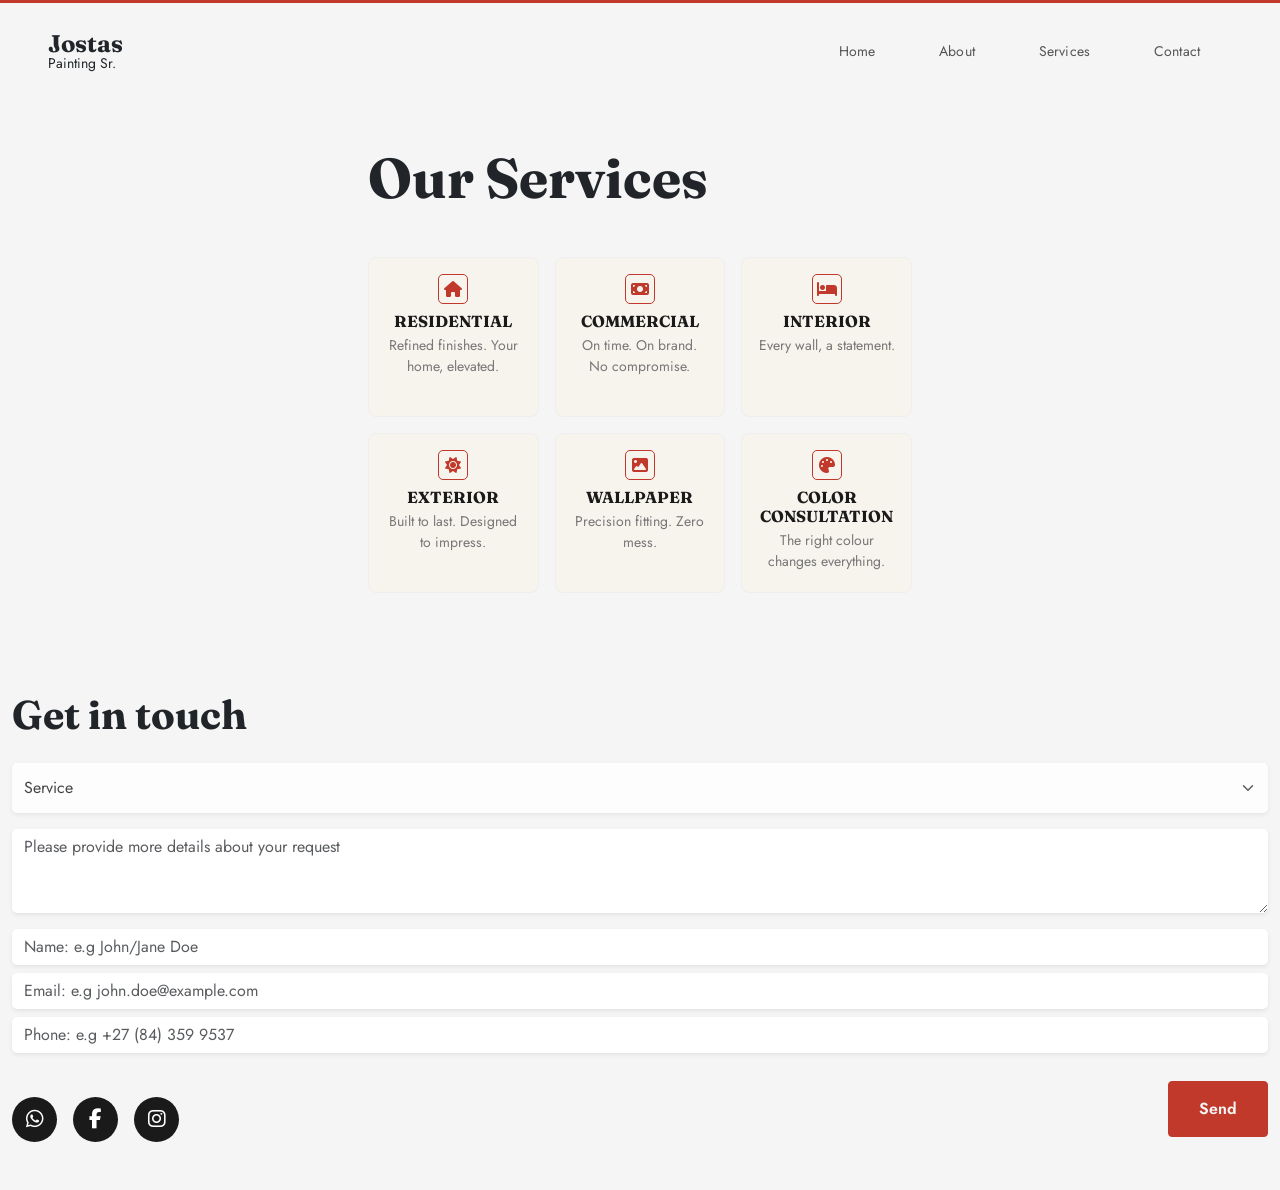
<file: services.html>
<!DOCTYPE html>
<html lang="en">
<head>
    <meta charset="UTF-8">
    <meta name="viewport" content="width=device-width, initial-scale=1.0">
    <title>Document</title>
    <link href="https://cdn.jsdelivr.net/npm/bootstrap@5.3.3/dist/css/bootstrap.min.css" rel="stylesheet">
<link rel="stylesheet" href="https://cdnjs.cloudflare.com/ajax/libs/font-awesome/6.5.0/css/all.min.css">
<link rel="stylesheet" href="assets/css/styles.css">
<link rel="preconnect" href="https://fonts.googleapis.com">
<link rel="preconnect" href="https://fonts.gstatic.com" crossorigin>
<link href="https://fonts.googleapis.com/css2?family=Fraunces:ital,opsz,wght@0,9..144,100..900;1,9..144,100..900&display=swap" rel="stylesheet">
</head>
<body>
     <nav class="navbar navbar-expand-lg bg-light p-4 px-5">
    <div class="container-fluid px-0">
        <a class="navbar-brand text-dark jostas-logo" href="#">
            Jostas <span>Painting Sr.</span>
        </a>
        <button class="navbar-toggler" type="button" data-bs-toggle="collapse" data-bs-target="#navbarNavAltMarkup" aria-controls="navbarNavAltMarkup" aria-expanded="false" aria-label="Toggle navigation">
            <span class="navbar-toggler-icon"></span>
        </button>
        <div class="collapse navbar-collapse justify-content-end" id="navbarNavAltMarkup">
            <div class="navbar-nav">
                <a class="nav-link text-dark mx-3 opacity-75" href="index.html">Home</a>
                <a class="nav-link text-dark mx-3 opacity-75" href="about.html">About</a>
                <a class="nav-link text-dark mx-3 opacity-75" aria-current="page"  href="services.html">Services</a>
                <a class="nav-link text-dark mx-3 opacity-75" href="services.html#contact">Contact</a>
            </div>
        </div>
    </div>
</nav>
<div class="container-fluid py-5 page-content-container">
    <div class="row justify-content-center">
        <div class="col-lg-8 col-xl-6 px-5">
            
            <h1 class="display-3 fw-bold text-dark mb-5">Our Services</h1>
            <div class="row g-3"> 
            
                <div class="col-6 col-md-4">
                    <div class="service-block text-center p-3 rounded-3" style="background-color: #f7f3ed; border: 1px solid #eee;">
                        <div class="icon-placeholder mb-2"><i class="fa-solid fa-house"></i></div>
                        <h6 class="fw-bold text-uppercase mb-1">Residential</h6>
                        <small class="text-secondary d-block">Refined finishes. Your home, elevated.</small>
                    </div>
                </div>
                
                <div class="col-6 col-md-4">
                    <div class="service-block text-center p-3 rounded-3" style="background-color: #f7f3ed; border: 1px solid #eee;">
                        <div class="icon-placeholder mb-2"><i class="fa-solid fa-money-bill"></i></div>
                        <h6 class="fw-bold text-uppercase mb-1">Commercial</h6>
                        <small class="text-secondary d-block">On time. On brand. No compromise.</small>
                    </div>
                </div>
                
                <div class="col-6 col-md-4">
                    <div class="service-block text-center p-3 rounded-3" style="background-color: #f7f3ed; border: 1px solid #eee;">
                        <div class="icon-placeholder mb-2"><i class="fa-solid fa-bed"></i></div>
                        <h6 class="fw-bold text-uppercase mb-1">Interior</h6>
                        <small class="text-secondary d-block">Every wall, a statement.</small>
                    </div>
                </div>

                <div class="col-6 col-md-4">
                    <div class="service-block text-center p-3 rounded-3" style="background-color: #f7f3ed; border: 1px solid #eee;">
                        <div class="icon-placeholder mb-2"><i class="fa-solid fa-sun"></i></div>
                        <h6 class="fw-bold text-uppercase mb-1">Exterior</h6>
                        <small class="text-secondary d-block">Built to last. Designed to impress.</small>
                    </div>
                </div>

                <div class="col-6 col-md-4">
                    <div class="service-block text-center p-3 rounded-3" style="background-color: #f7f3ed; border: 1px solid #eee;">
                        <div class="icon-placeholder mb-2"><i class="fa-solid fa-image"></i></div>
                        <h6 class="fw-bold text-uppercase mb-1">Wallpaper</h6>
                        <small class="text-secondary d-block">Precision fitting. Zero mess.</small>
                    </div>
                </div>

                <div class="col-6 col-md-4">
                    <div class="service-block text-center p-3 rounded-3" style="background-color: #f7f3ed; border: 1px solid #eee;">
                        <div class="icon-placeholder mb-2"><i class="fa-solid fa-palette"></i></div>
                        <h6 class="fw-bold text-uppercase mb-1">Color Consultation</h6>
                        <small class="text-secondary d-block">The right colour changes everything.</small>
                    </div>
                </div>
            </div> 
            </div> <hr class="my-5" style="border-top: 2px solid #eee;">

            <h2 class="display-6 fw-bold text-dark mb-4">Get in touch</h2>

            <form>
                <div class="form-group mb-3">
                    <select class="form-select border-0 bg-white shadow-sm" style="height: 50px; color: var(--bs-dark); opacity: 0.8;">
                        <option selected>Service</option>
                        <option>Residential</option>
                        <option>Commercial</option>
                        <option>Color Consultation</option>
                    </select>
                </div>
                
                <div class="form-group mb-3">
                    <textarea class="form-control border-0 bg-white shadow-sm" rows="3" placeholder="Please provide more details about your request"></textarea>
                </div>

                <div class="contact-details-list mb-4" id="contact">
                    <input type="text" class="form-control mb-2 border-0 bg-white shadow-sm" placeholder="Name: e.g John/Jane Doe">
                    <input type="email" class="form-control mb-2 border-0 bg-white shadow-sm" placeholder="Email: e.g john.doe@example.com">
                    <input type="tel" class="form-control mb-2 border-0 bg-white shadow-sm" placeholder="Phone: e.g +27 (84) 359 9537">
                </div>

                <div class="d-flex justify-content-between align-items-center">
                    <div class="social-links d-flex gap-3">
                    <a href="https://wa.me/1234567890" target="_blank" class="social-btn">
    <i class="fab fa-whatsapp"></i>
  </a>
  <a href="https://www.facebook.com/Jostas Painting" target="_blank" class="social-btn">
    <i class="fab fa-facebook-f"></i>
  </a>
  <a href="https://www.instagram.com/TheRealJostasPainting" target="_blank" class="social-btn">
    <i class="fab fa-instagram"></i>
  </a>
                        
                    </div>
                    <button type="submit" class="btn cta-button-custom rounded-1" style="width: 100px;">Send</button>
                </div>
            </form>

        </div>
    </div>
</div>
</body>
</html>
</file>
<file: assets/css/styles.css>
@import url('https://fonts.googleapis.com/css2?family=Fraunces:opsz,wght@9..144,400;9..144,700&family=Jost:wght@300;400;500&display=swap');

/* ─── Variables ─────────────────────────────────────────── */
:root {
    --bs-dark: #1a1a1a;
    --bs-light: #f5f5f5;
    --color-hero-bg: #2a2a2a;
    --color-cta: #c0392b;
}

html{
    scroll-behavior: smooth;
    overscroll-behavior: none;
}

/* ─── Base ───────────────────────────────────────────────── */
body {
    font-family: 'Jost', sans-serif;
    background-color: var(--bs-light);
    color: var(--bs-dark);
}

h1, h2, h3, h4, h5, h6, .display-3, .display-6 {
    font-family: 'Fraunces', serif;
}

.display-3 { font-size: 3.5rem; line-height: 1.1; }
.display-6 { font-size: 2.5rem; }
.fw-normal  { font-weight: 400 !important; }
.text-secondary { color: #777 !important; }

/* ─── Navbar ─────────────────────────────────────────────── */
.navbar {
    background-color: #f5f5f5 !important;
    border-top: 3px solid var(--color-cta);
}

.jostas-logo {
    font-family: 'Fraunces', serif;
    font-size: 1.5rem;
    font-weight: 700;
    line-height: 1;
}
.jostas-logo span {
    font-family: 'Jost', sans-serif;
    font-size: 0.875rem;
    font-weight: 400;
    display: block;
}

.nav-link {
    position: relative;
    padding: 8px 16px !important;
    border-radius: 8px;
    font-size: 14px;
    letter-spacing: 0.01em;
    color: #555 !important;
    opacity: 1 !important;
    transition: color 0.2s ease, background 0.2s ease;
}

.nav-link::after {
    content: '';
    position: absolute;
    bottom: -1px;
    left: 16px;
    right: 16px;
    height: 2px;
    background: var(--color-cta);
    border-radius: 2px;
    opacity: 0;
    transform: scaleX(0);
    transition: opacity 0.2s ease, transform 0.25s cubic-bezier(0.4, 0, 0.2, 1);
}

.nav-link:hover {
    color: var(--color-cta) !important;
    background: rgba(192, 57, 43, 0.06);
}

.nav-link:hover::after {
    opacity: 1;
    transform: scaleX(1);
}

.navbar-nav:has(.nav-link:hover) .nav-link:not(:hover)::after {
    opacity: 1;
    transform: scaleX(1);
    background: rgba(192, 57, 43, 0.2);
}

.navbar-nav:has(.nav-link:hover) .nav-link:not(:hover) {
    color: #999 !important;
}

/* ─── Hero ───────────────────────────────────────────────── */
.hero-section {
    background-color: var(--color-hero-bg);
    position: relative;
    overflow: hidden;
    min-height: 550px;
    color: var(--bs-light);
    padding: 0;
}

.hero-content {
    padding-left: clamp(40px, 8vw, 120px);
}

.hero-text-wrapper {
    z-index: 2;
    position: relative;
}

.hero-text-wrapper h1 {
    font-size: 4.5rem;
    font-weight: 700;
    line-height: 1.1;
    max-width: 450px;
}

.hero-eyebrow {
    font-family: 'Jost', sans-serif;
    font-size: 0.75rem;
    letter-spacing: 3px;
    text-transform: uppercase;
    color: rgba(255, 255, 255, 0.5);
    display: block;
    margin-bottom: 1rem;
}

.hero-sub {
    font-size: 1rem;
    color: rgba(255, 255, 255, 0.65);
    max-width: 380px;
    margin: 1.2rem 0 2rem;
    line-height: 1.7;
    font-weight: 300;
}

.hero-image-container {
    position: absolute;
    right: 0;
    top: 0;
    bottom: 0;
    width: 50%;
    z-index: 1;
}

.hero-image-container img {
    width: 100%;
    height: 100%;
    object-fit: cover;
    opacity: 0.9;
}

/* ─── CTA Button ─────────────────────────────────────────── */
.cta-button-custom {
    background-color: var(--color-cta) !important;
    border-color: var(--color-cta) !important;
    color: var(--bs-light) !important;
    padding: 15px 30px;
    font-weight: 600;
    border-radius: 15px;
    width: fit-content;
}
.cta-button-custom:hover {
    background-color: #922b21 !important;
    border-color: #922b21 !important;
}

/* ─── Service Cards ──────────────────────────────────────── */
.services-cards-section {
    max-width: 1400px;
    margin-left: auto;
    margin-right: auto;
}

.service-card {
    background-color: #1a1a1a !important;
    border: none !important;
    transition: transform 0.3s ease, box-shadow 0.3s ease;
    min-height: 150px;
}

.service-card,
.service-card .card-body,
.service-card * {
    border: none !important;
}

.service-card:hover {
    transform: translateY(-6px);
    box-shadow: 0 16px 32px rgba(0, 0, 0, 0.25) !important;
}

.card-icon {
    width: 44px;
    height: 44px;
    background-color: var(--color-cta);
    border-radius: 50%;
    display: flex;
    align-items: center;
    justify-content: center;
    color: white;
    font-size: 16px;
    margin: 0 auto;
}

.card-title {
    font-size: 0.85rem;
    letter-spacing: 1.5px;
    color: #f5f5f5 !important;
}

/* ─── Stats ──────────────────────────────────────────────── */
.stat-number {
    font-family: 'Fraunces', serif;
    font-size: 2.5rem;
    font-weight: 700;
    color: var(--color-cta);
    margin: 0;
    line-height: 1;
}

.stat-label {
    font-size: 0.75rem;
    letter-spacing: 1.5px;
    text-transform: uppercase;
    color: #888;
    margin: 4px 0 0;
}

/* ─── Portfolio ──────────────────────────────────────────── */
.portfolio-image-container {
    overflow: hidden;
}
.portfolio-image-container img {
    object-fit: cover;
}

/* ─── Services Page Blocks ───────────────────────────────── */
.service-block {
    transition: box-shadow 0.3s;
    height: 160px;
    width: 100%;
    border-radius: 7px;
}
.service-block:hover {
    box-shadow: 0 0 10px rgba(0, 0, 0, 0.08);
}

.icon-placeholder {
    width: 30px;
    height: 30px;
    line-height: 30px;
    margin: 0 auto;
    border: 1px solid var(--color-cta);
    color: var(--color-cta);
    border-radius: 5px;
}

/* ─── Contact Form ───────────────────────────────────────── */
.form-control, .form-select {
    border-radius: 5px !important;
}

/* ─── Social Buttons ─────────────────────────────────────── */
.social-links {
    display: flex;
    gap: 15px;
    margin-top: 20px;
}

.social-btn {
    display: flex;
    align-items: center;
    justify-content: center;
    width: 45px;
    height: 45px;
    border-radius: 50%;
    background-color: #1a1a1a;
    color: white;
    font-size: 20px;
    text-decoration: none;
    transition: all 0.3s ease;
}
.social-btn:hover {
    background-color: var(--color-cta);
    border: 2px solid var(--color-cta);
}

/* ─── Page Content ───────────────────────────────────────── */
.page-content-container {
    background-color: var(--bs-light);
}

.team-photo-container img,
.portfolio-thumb-container img {
    object-fit: cover;
}

/* ─── Learn More Link ────────────────────────────────────── */
.learn-more-link {
    font-size: 0.875rem;
    font-weight: 500;
    color: var(--color-cta);
    text-decoration: none;
    position: relative;
    padding-bottom: 2px;
}

/* ─── Responsive ─────────────────────────────────────────── */
@media (max-width: 768px) {
    .hero-content {
        padding-left: 30px;
        padding-right: 30px;
    }
    .hero-text-wrapper h1 {
        font-size: 3rem;
    }
}

/* Hide the actual radio inputs */
.filter-input {
    display: none;
}

/* Filter button styling */
.filter-btn {
    display: inline-block;
    padding: 8px 20px;
    margin: 4px;
    border: 1px solid #ddd;
    border-radius: 4px;
    cursor: pointer;
    font-size: 13px;
    letter-spacing: 1px;
    text-transform: uppercase;
    color: #555;
    transition: all 0.2s ease;
}

.filter-btn:hover {
    border-color: var(--color-cta);
    color: var(--color-cta);
}

/* Active filter button — red fill when selected */
#filter-all:checked ~ .filter-buttons label[for="filter-all"],
#filter-residential:checked ~ .filter-buttons label[for="filter-residential"],
#filter-commercial:checked ~ .filter-buttons label[for="filter-commercial"],
#filter-interior:checked ~ .filter-buttons label[for="filter-interior"],
#filter-exterior:checked ~ .filter-buttons label[for="filter-exterior"] {
    background-color: var(--color-cta);
    border-color: var(--color-cta);
    color: white;
}

/* Portfolio grid */
.portfolio-grid {
    display: grid;
    grid-template-columns: repeat(auto-fill, minmax(280px, 1fr));
    gap: 16px;
}

.portfolio-item {
    overflow: hidden;
    height: 260px;
    border-radius: 4px;
}

.portfolio-item img {
    width: 100%;
    height: 100%;
    object-fit: cover;
    transition: transform 0.4s ease;
}

.portfolio-item:hover img {
    transform: scale(1.04);
}

/* Hide items that don't match the active filter */
#filter-residential:checked ~ .portfolio-grid .portfolio-item:not(.residential),
#filter-commercial:checked ~ .portfolio-grid .portfolio-item:not(.commercial),
#filter-interior:checked ~ .portfolio-grid .portfolio-item:not(.interior),
#filter-exterior:checked ~ .portfolio-grid .portfolio-item:not(.exterior) {
    display: none;
}

/* ─── Footer ─────────────────────────────────────────────── */
.site-footer {
    background-color: #1a1a1a;
    color: #f5f5f5;
    margin-top: 80px;
    border-top: 3px solid var(--color-cta);
}

.footer-inner {
    display: flex;
    justify-content: space-between;
    align-items: flex-start;
    padding: 60px clamp(40px, 8vw, 120px);
    gap: 40px;
    flex-wrap: wrap;
    width: 100%;
}

.footer-brand,
.footer-links,
.footer-social {
    flex: 1;
    min-width: 160px;
}


.footer-brand .jostas-logo {
    color: #f5f5f5;
    font-size: 1.4rem;
}

.footer-brand .jostas-logo span {
    color: #999;
}

.footer-tagline {
    font-size: 0.85rem;
    color: #777;
    margin-top: 8px;
    letter-spacing: 0.5px;
}

.footer-links {
    display: flex;
    flex-direction: column;
    gap: 12px;
}

.footer-links a {
    color: #999;
    text-decoration: none;
    font-size: 13px;
    letter-spacing: 1px;
    text-transform: uppercase;
    transition: color 0.2s ease;
}

.footer-links a:hover {
    color: var(--color-cta);
}

.footer-social {
    display: flex;
    flex-direction: row;
    gap: 12px;
    align-items: flex-start;
    justify-content: flex-end;
}

.footer-bottom {
    border-top: 1px solid #2e2e2e;
    padding: 20px clamp(40px, 8vw, 120px);
    display: flex;
    justify-content: space-between;
    align-items: center;
    flex-wrap: wrap;
    gap: 8px;
}

.footer-bottom p {
    font-size: 12px;
    color: #555;
    margin: 0;
    letter-spacing: 0.5px;
}

/* Responsive */
@media (max-width: 768px) {
    .footer-inner {
        flex-direction: column;
        align-items: flex-start;
    }
    .footer-bottom {
        flex-direction: column;
        align-items: flex-start;
    }
}
</file>
